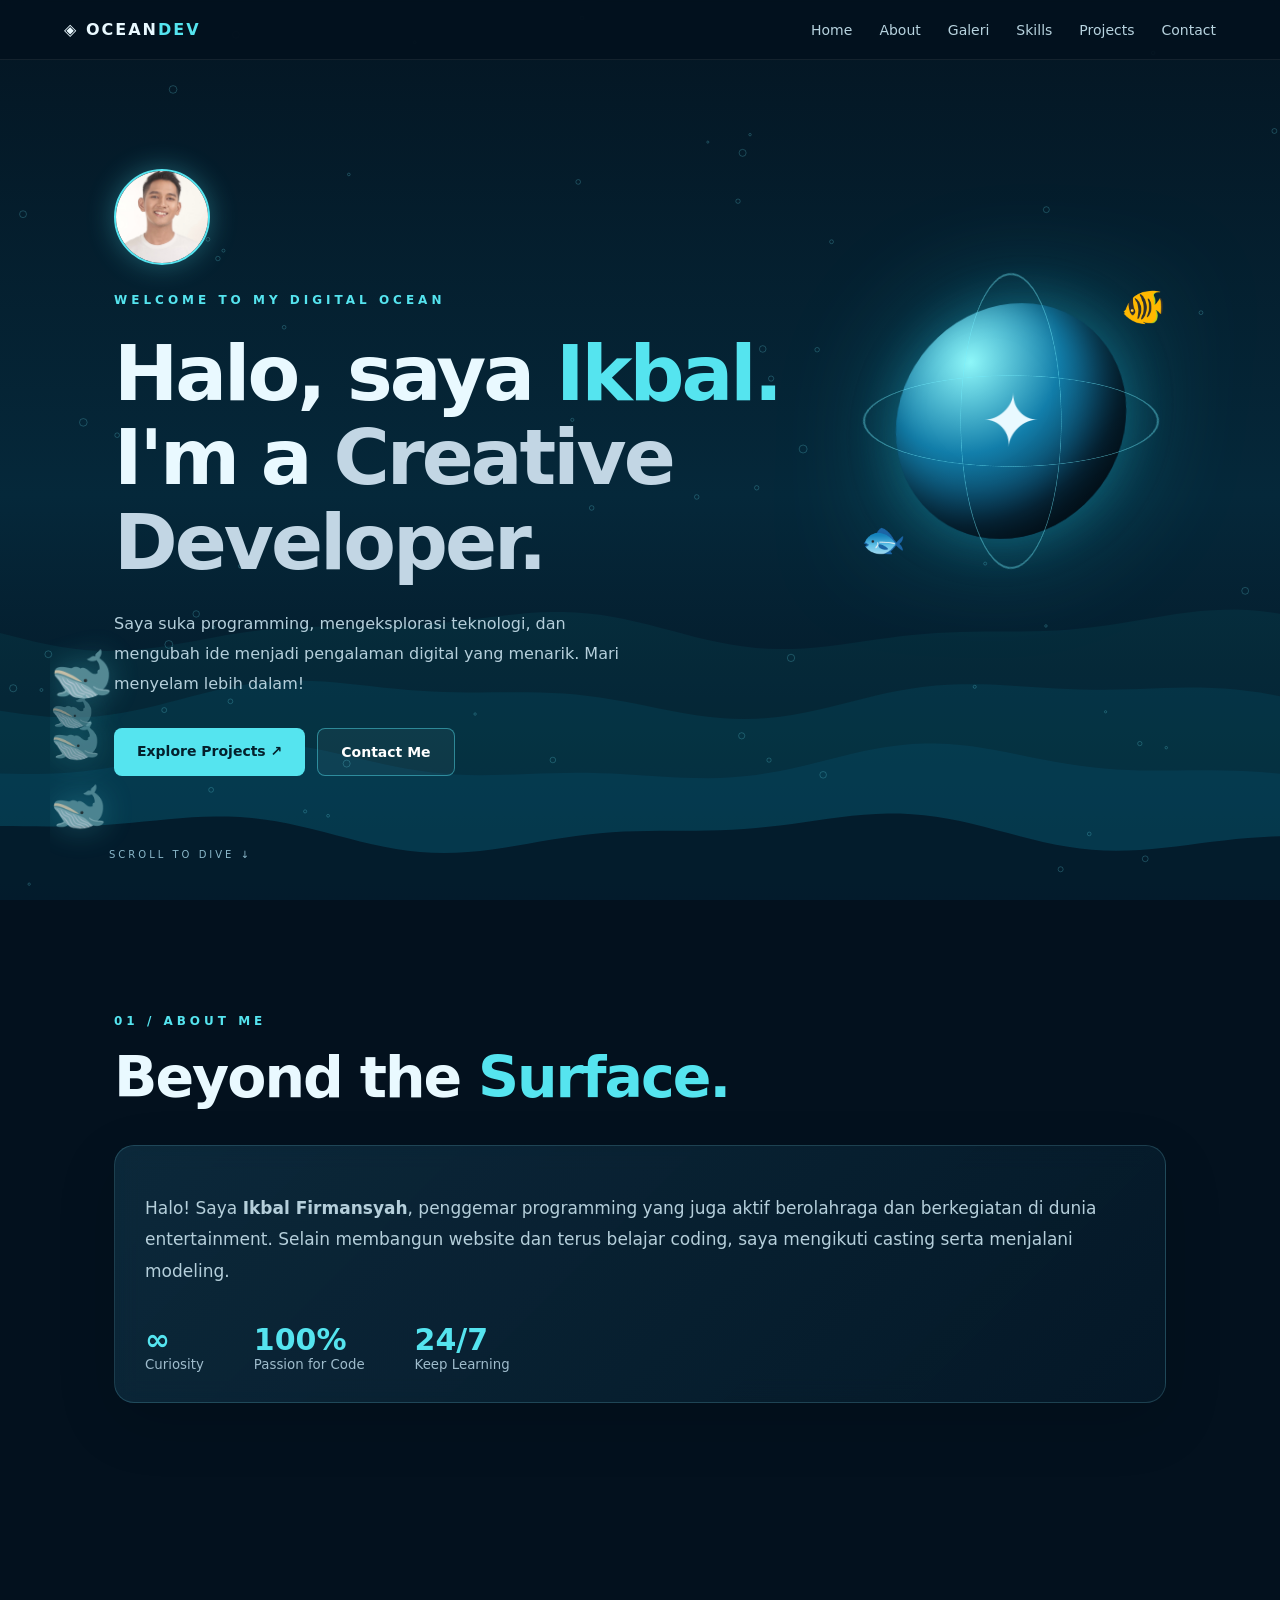
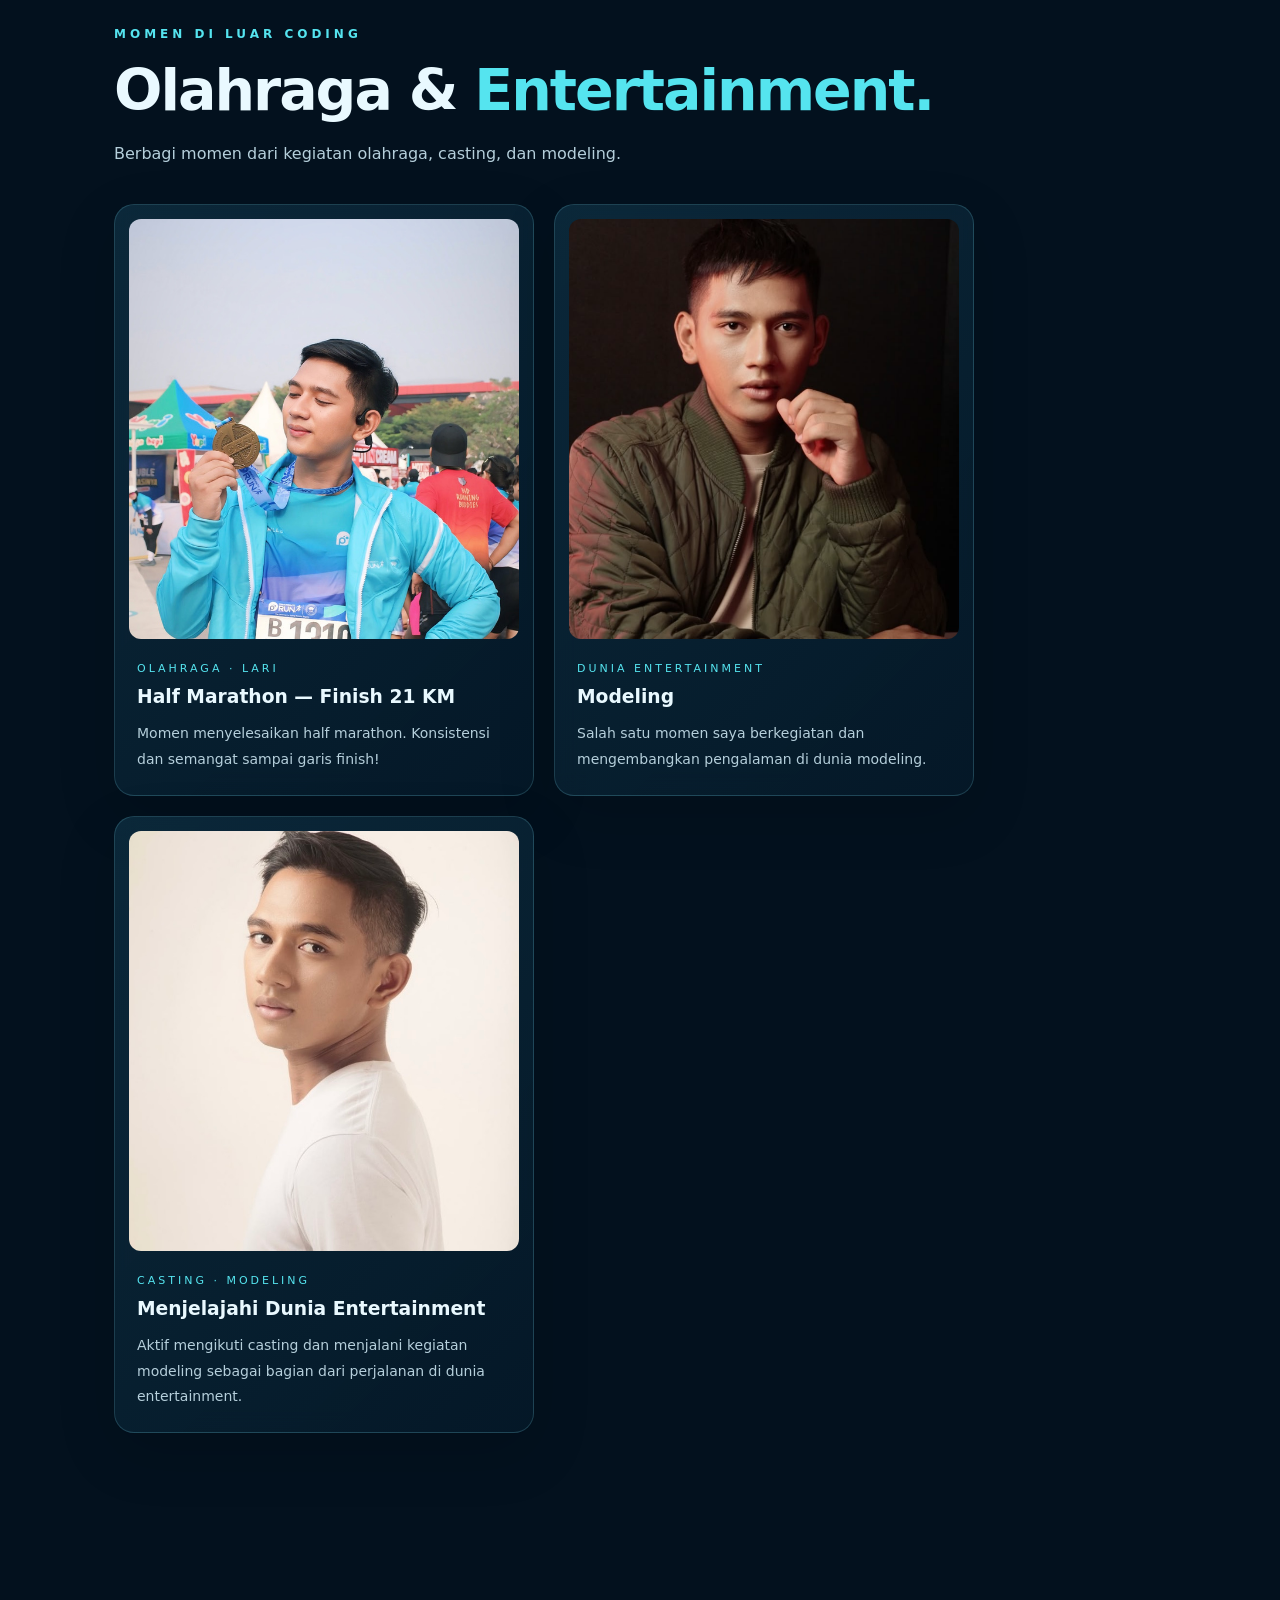
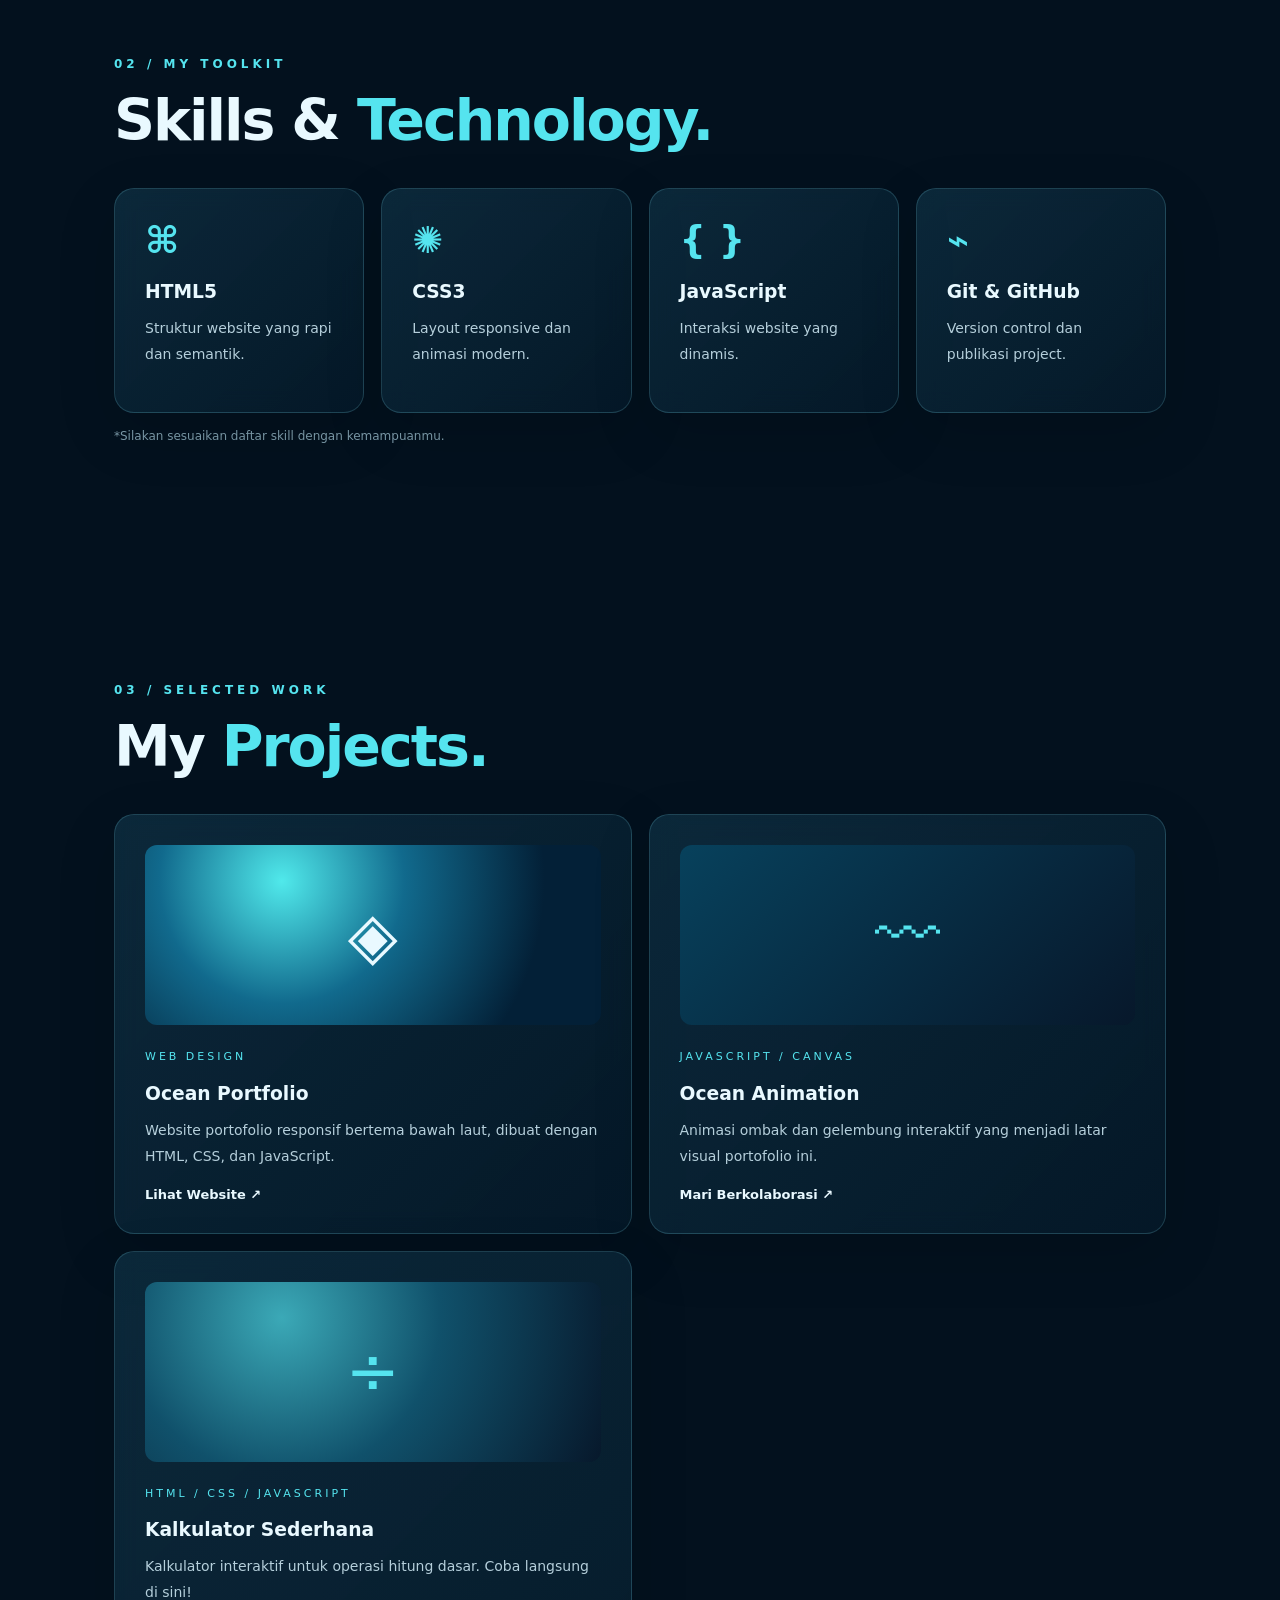
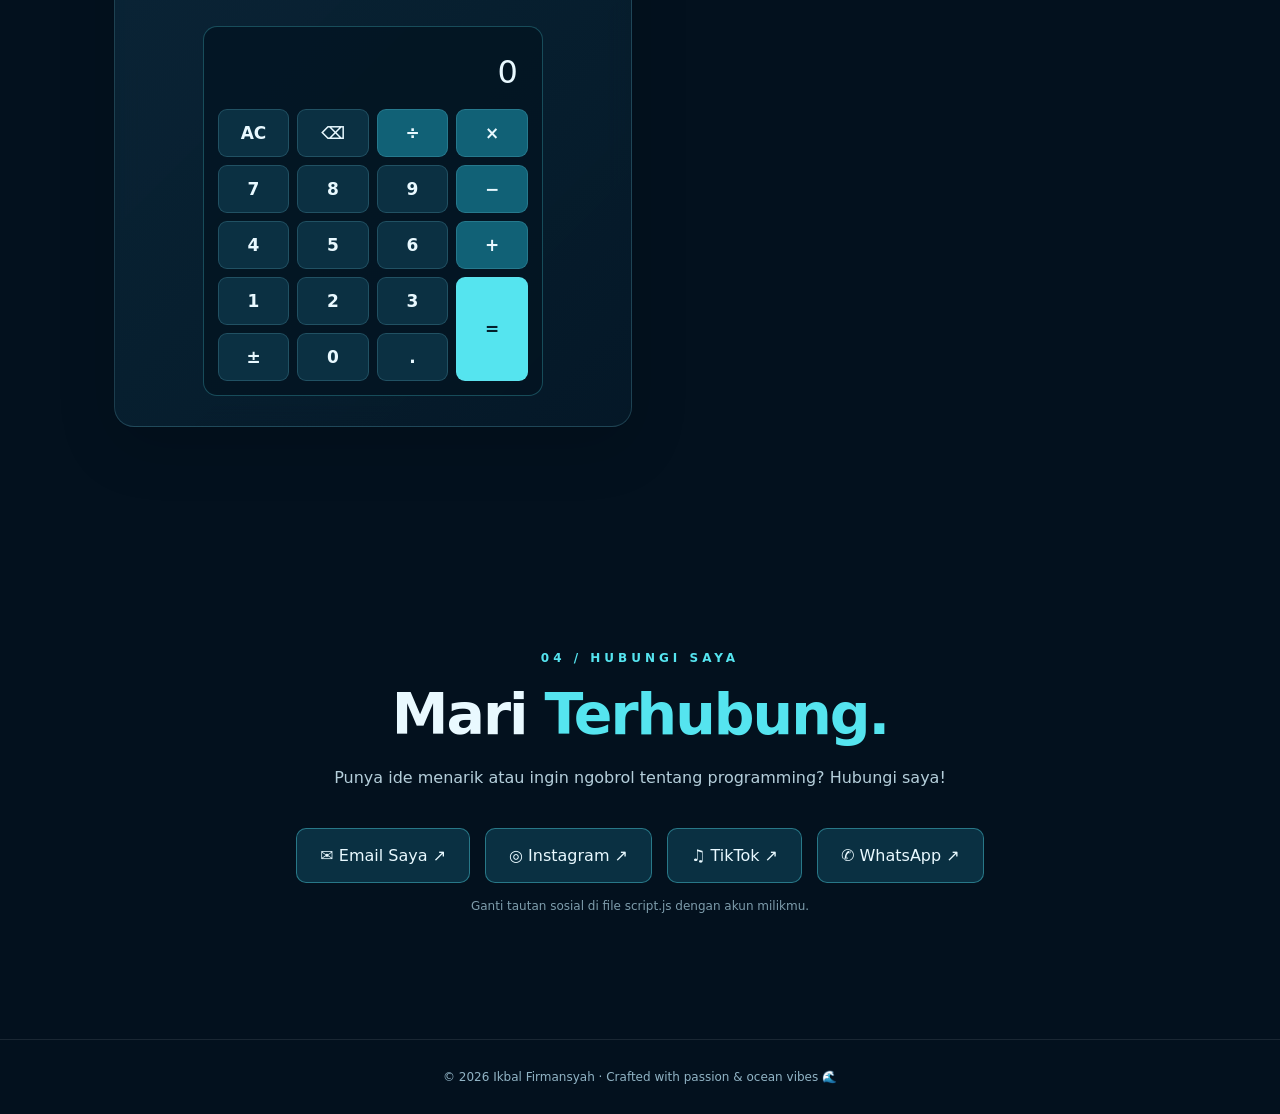
<file: index.html>
<!doctype html>
<html lang="id"><head><meta charset="utf-8"><meta name="viewport" content="width=device-width, initial-scale=1"><meta name="theme-color" content="#041827"><meta name="description" content="Portofolio Ocean Developer - pecinta programming dan kreativitas digital"><title>Ocean Developer | Portfolio</title><link rel="stylesheet" href="style.css"><link rel="stylesheet" href="ocean-animation.css"></head><body>
<canvas id="ocean" aria-hidden="true"></canvas><header class="nav"><a class="logo" href="#home">◈ OCEAN<span>DEV</span></a><button id="menu" aria-label="Buka navigasi" aria-expanded="false">☰</button><nav id="links"><a href="#home">Home</a><a href="#about">About</a><a href="#gallery">Galeri</a><a href="#skills">Skills</a><a href="#projects">Projects</a><a href="#contact">Contact</a></nav></header>
<main><section class="hero" id="home"><div class="hero-content reveal"><img class="profile-photo" src="profile.png" alt="Foto profil Ikbal Firmansyah" width="96" height="96"><span class="eyebrow">WELCOME TO MY DIGITAL OCEAN</span><h1>Halo, saya <span>Ikbal.</span><br>I'm a <em>Creative Developer.</em></h1><p>Saya suka programming, mengeksplorasi teknologi, dan mengubah ide menjadi pengalaman digital yang menarik. Mari menyelam lebih dalam!</p><div class="actions"><a class="btn" href="#projects">Explore Projects ↗</a><a class="btn outline" href="#contact">Contact Me</a></div></div><div class="whales" aria-hidden="true"><span class="whale whale-one">🐋</span><span class="whale whale-two">🐋</span><span class="whale whale-three">🐋</span><span class="whale whale-four">🐋</span></div><div class="sea-orb" aria-hidden="true"><div class="orb-core">✦</div><div class="orbit orbit-one"></div><div class="orbit orbit-two"></div><div class="fish fish-one">🐠</div><div class="fish fish-two">🐟</div></div><a class="scroll" href="#about">SCROLL TO DIVE ↓</a></section>
<section class="section" id="about"><div class="section-heading reveal"><span class="eyebrow">01 / ABOUT ME</span><h2>Beyond the <span>Surface.</span></h2></div><div class="glass reveal"><p>Halo! Saya <strong>Ikbal Firmansyah</strong>, penggemar programming yang juga aktif berolahraga dan berkegiatan di dunia entertainment. Selain membangun website dan terus belajar coding, saya mengikuti casting serta menjalani modeling.</p><div class="stats"><div><strong>∞</strong><small>Curiosity</small></div><div><strong>100%</strong><small>Passion for Code</small></div><div><strong>24/7</strong><small>Keep Learning</small></div></div></div></section>
<section class="section" id="gallery"><div class="section-heading reveal"><span class="eyebrow">MOMEN DI LUAR CODING</span><h2>Olahraga & <span>Entertainment.</span></h2><p>Berbagi momen dari kegiatan olahraga, casting, dan modeling.</p></div><div class="activity-gallery"><figure class="glass activity-card reveal"><img src="half-marathon-finish.jpg" alt="Ikbal menyelesaikan lomba lari half marathon sejauh 21 kilometer" loading="lazy"><figcaption><span>OLAHRAGA · LARI</span><h3>Half Marathon — Finish 21 KM</h3><p>Momen menyelesaikan half marathon. Konsistensi dan semangat sampai garis finish!</p></figcaption></figure><figure class="glass activity-card reveal"><img src="entertainment-modeling.png" alt="Ikbal dalam kegiatan modeling" loading="lazy"><figcaption><span>DUNIA ENTERTAINMENT</span><h3>Modeling</h3><p>Salah satu momen saya berkegiatan dan mengembangkan pengalaman di dunia modeling.</p></figcaption></figure><figure class="glass activity-card reveal"><img src="casting-modeling.jpg" alt="Ikbal dalam kegiatan casting dan modeling" loading="lazy"><figcaption><span>CASTING · MODELING</span><h3>Menjelajahi Dunia Entertainment</h3><p>Aktif mengikuti casting dan menjalani kegiatan modeling sebagai bagian dari perjalanan di dunia entertainment.</p></figcaption></figure></div></section>
<section class="section" id="skills"><div class="section-heading reveal"><span class="eyebrow">02 / MY TOOLKIT</span><h2>Skills & <span>Technology.</span></h2></div><div class="cards"><article class="glass skill reveal"><div class="symbol">⌘</div><h3>HTML5</h3><p>Struktur website yang rapi dan semantik.</p></article><article class="glass skill reveal"><div class="symbol">✺</div><h3>CSS3</h3><p>Layout responsive dan animasi modern.</p></article><article class="glass skill reveal"><div class="symbol">{ }</div><h3>JavaScript</h3><p>Interaksi website yang dinamis.</p></article><article class="glass skill reveal"><div class="symbol">⌁</div><h3>Git & GitHub</h3><p>Version control dan publikasi project.</p></article></div><p class="note">*Silakan sesuaikan daftar skill dengan kemampuanmu.</p></section>
<section class="section" id="projects"><div class="section-heading reveal"><span class="eyebrow">03 / SELECTED WORK</span><h2>My <span>Projects.</span></h2></div><div class="cards projects"><article class="glass project reveal"><div class="project-art art-one">◈</div><span>WEB DESIGN</span><h3>Ocean Portfolio</h3><p>Website portofolio responsif bertema bawah laut, dibuat dengan HTML, CSS, dan JavaScript.</p><a href="#home">Lihat Website ↗</a></article><article class="glass project reveal"><div class="project-art art-two">〰</div><span>JAVASCRIPT / CANVAS</span><h3>Ocean Animation</h3><p>Animasi ombak dan gelembung interaktif yang menjadi latar visual portofolio ini.</p><a href="#contact">Mari Berkolaborasi ↗</a></article><article class="glass project reveal"><div class="project-art art-calculator">÷</div><span>HTML / CSS / JAVASCRIPT</span><h3>Kalkulator Sederhana</h3><p>Kalkulator interaktif untuk operasi hitung dasar. Coba langsung di sini!</p><div class="calculator" id="calculator" aria-label="Kalkulator sederhana"><output class="calculator-display" id="calculator-display" aria-live="polite" aria-label="Hasil kalkulator">0</output><div class="calculator-keys"><button type="button" data-action="clear">AC</button><button type="button" data-action="delete" aria-label="Hapus angka terakhir">⌫</button><button type="button" data-action="operator" data-value="/">÷</button><button type="button" data-action="operator" data-value="*">×</button><button type="button" data-value="7">7</button><button type="button" data-value="8">8</button><button type="button" data-value="9">9</button><button type="button" data-action="operator" data-value="-">−</button><button type="button" data-value="4">4</button><button type="button" data-value="5">5</button><button type="button" data-value="6">6</button><button type="button" data-action="operator" data-value="+">+</button><button type="button" data-value="1">1</button><button type="button" data-value="2">2</button><button type="button" data-value="3">3</button><button type="button" class="calculator-equals" data-action="equals">=</button><button type="button" data-action="sign" aria-label="Ubah tanda angka">±</button><button type="button" data-value="0">0</button><button type="button" data-action="decimal">.</button></div></div></article></div></section>
<section class="section contact" id="contact"><div class="section-heading reveal"><span class="eyebrow">04 / HUBUNGI SAYA</span><h2>Mari <span>Terhubung.</span></h2><p>Punya ide menarik atau ingin ngobrol tentang programming? Hubungi saya!</p></div><div class="socials reveal"><a href="mailto:ikbalfirmansyaah12@gmail.com">✉ Email Saya ↗</a><a id="ig" href="https://instagram.com/" target="_blank" rel="noopener noreferrer">◎ Instagram ↗</a><a id="tt" href="https://www.tiktok.com/" target="_blank" rel="noopener noreferrer">♫ TikTok ↗</a><a id="wa" href="https://wa.me/" target="_blank" rel="noopener noreferrer">✆ WhatsApp ↗</a></div><p class="note">Ganti tautan sosial di file script.js dengan akun milikmu.</p></section></main><footer>© <span id="year"></span> Ikbal Firmansyah · Crafted with passion & ocean vibes 🌊</footer><script src="script.js" defer></script></body></html>
</file>
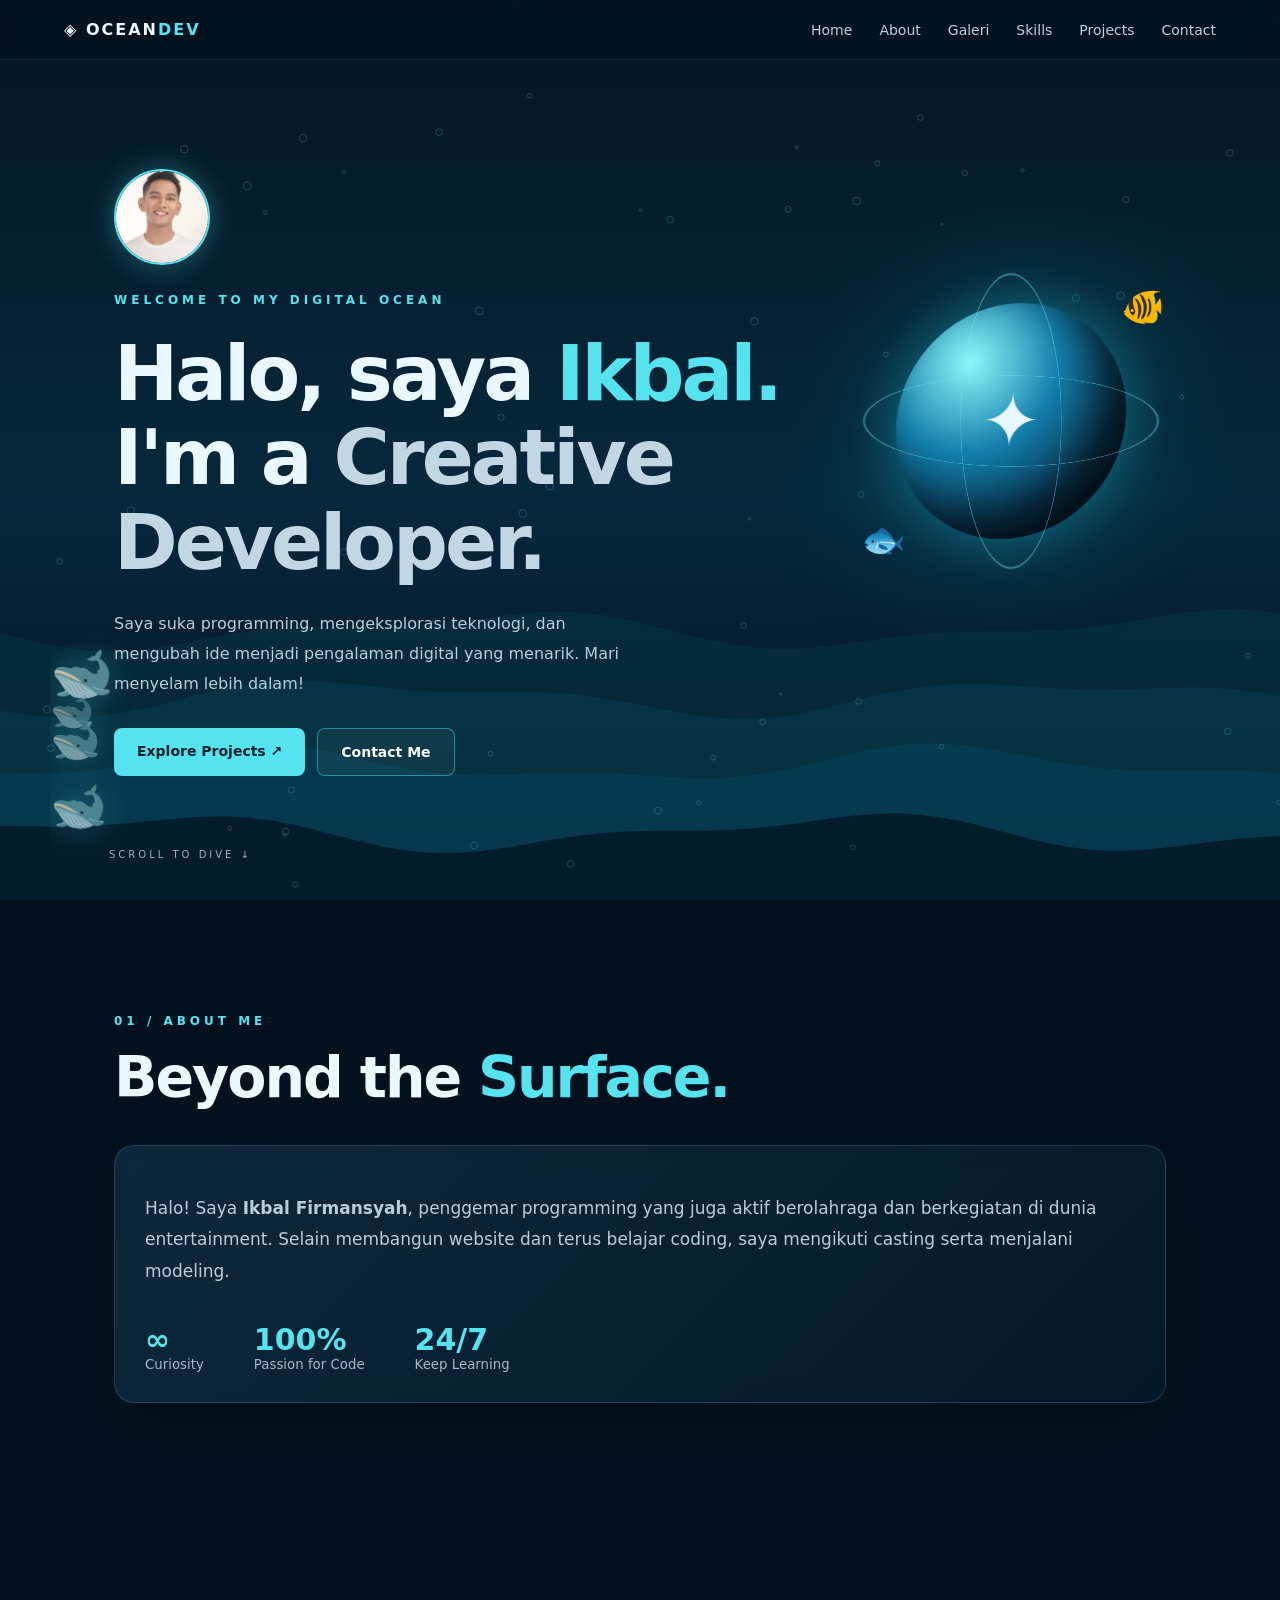
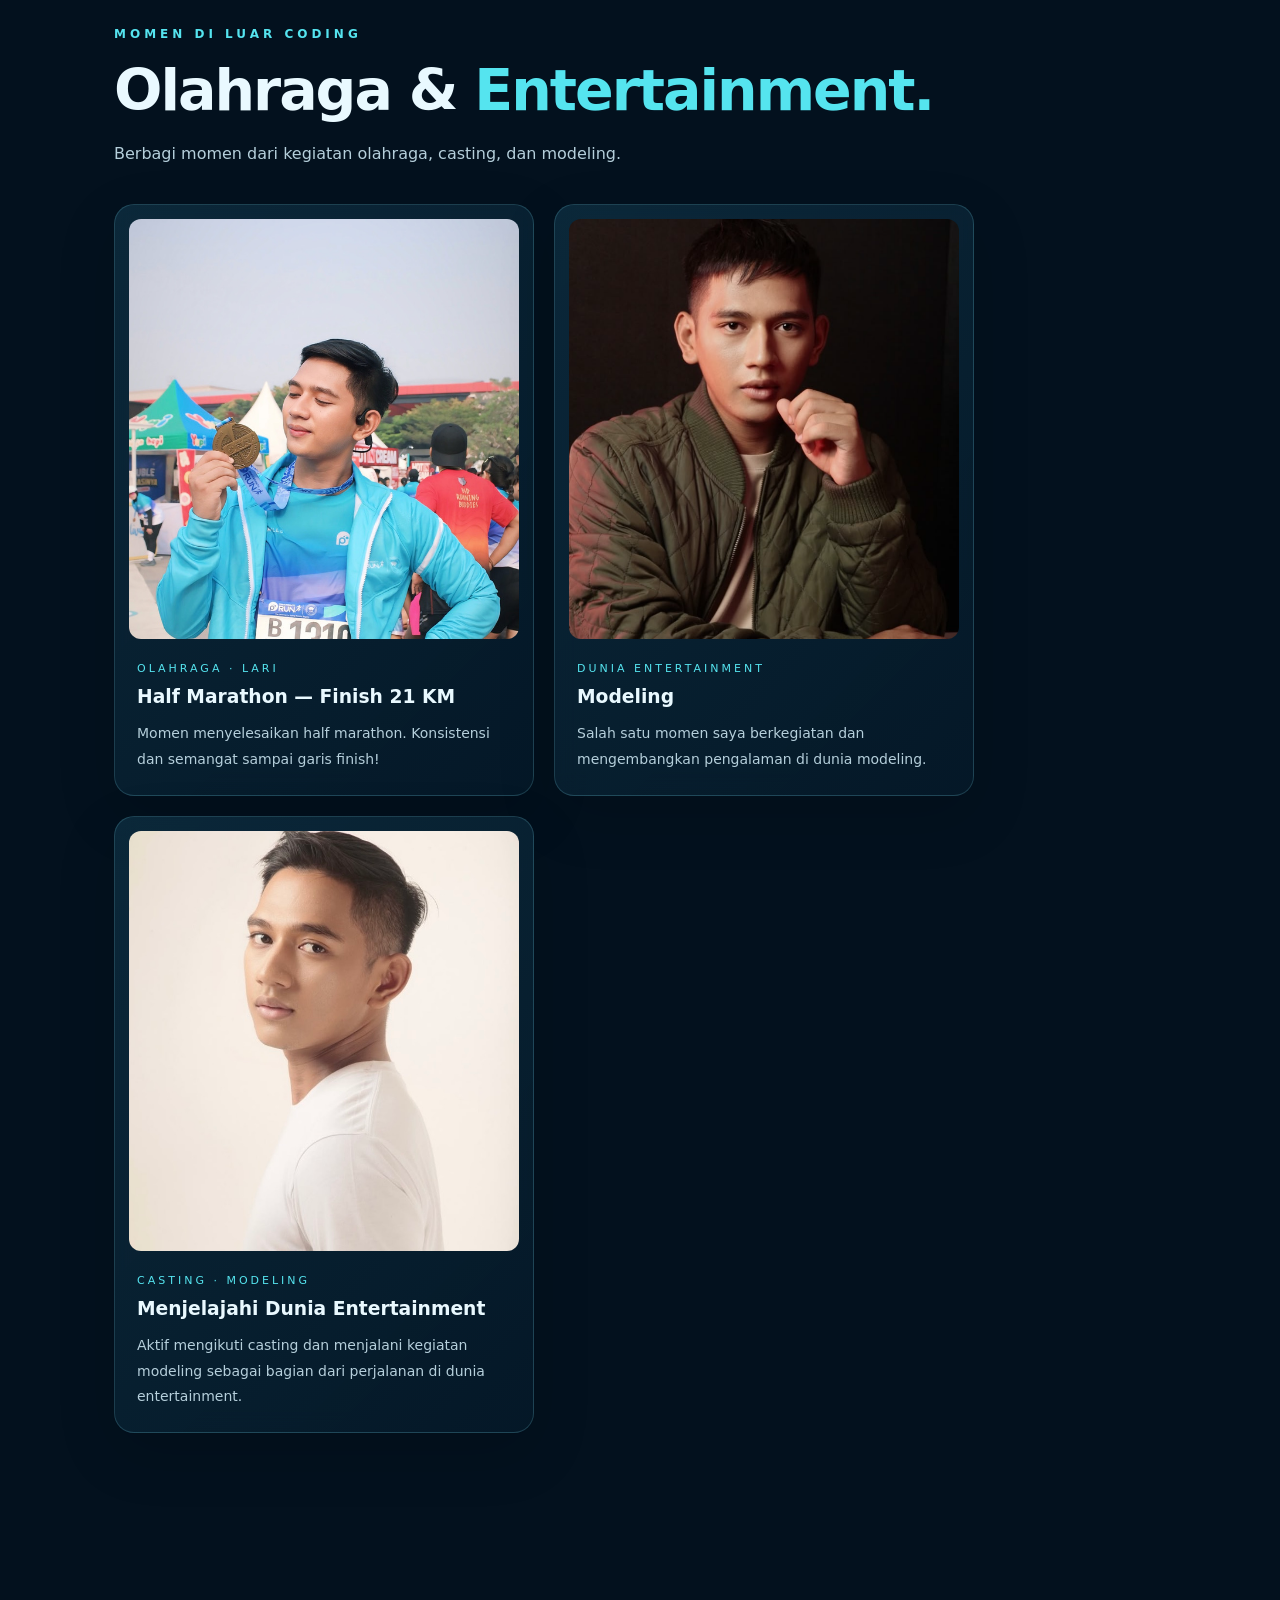
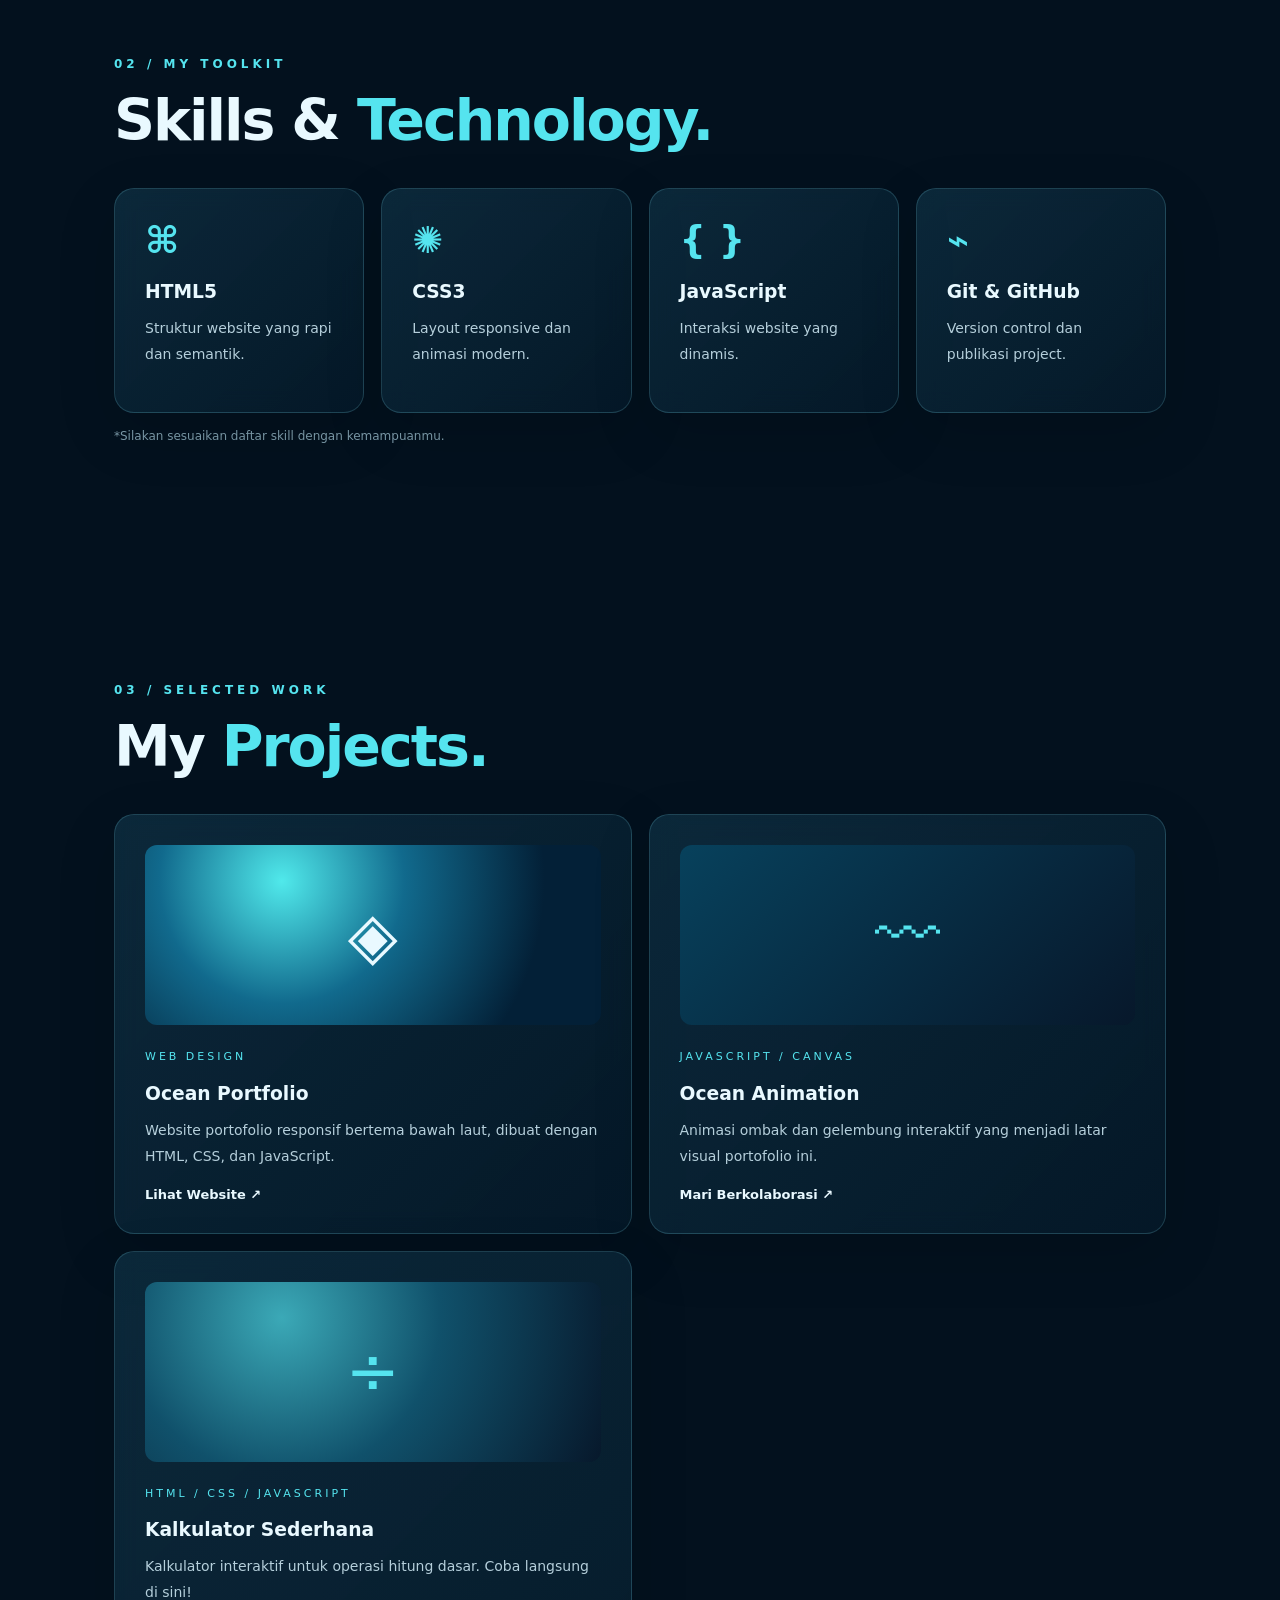
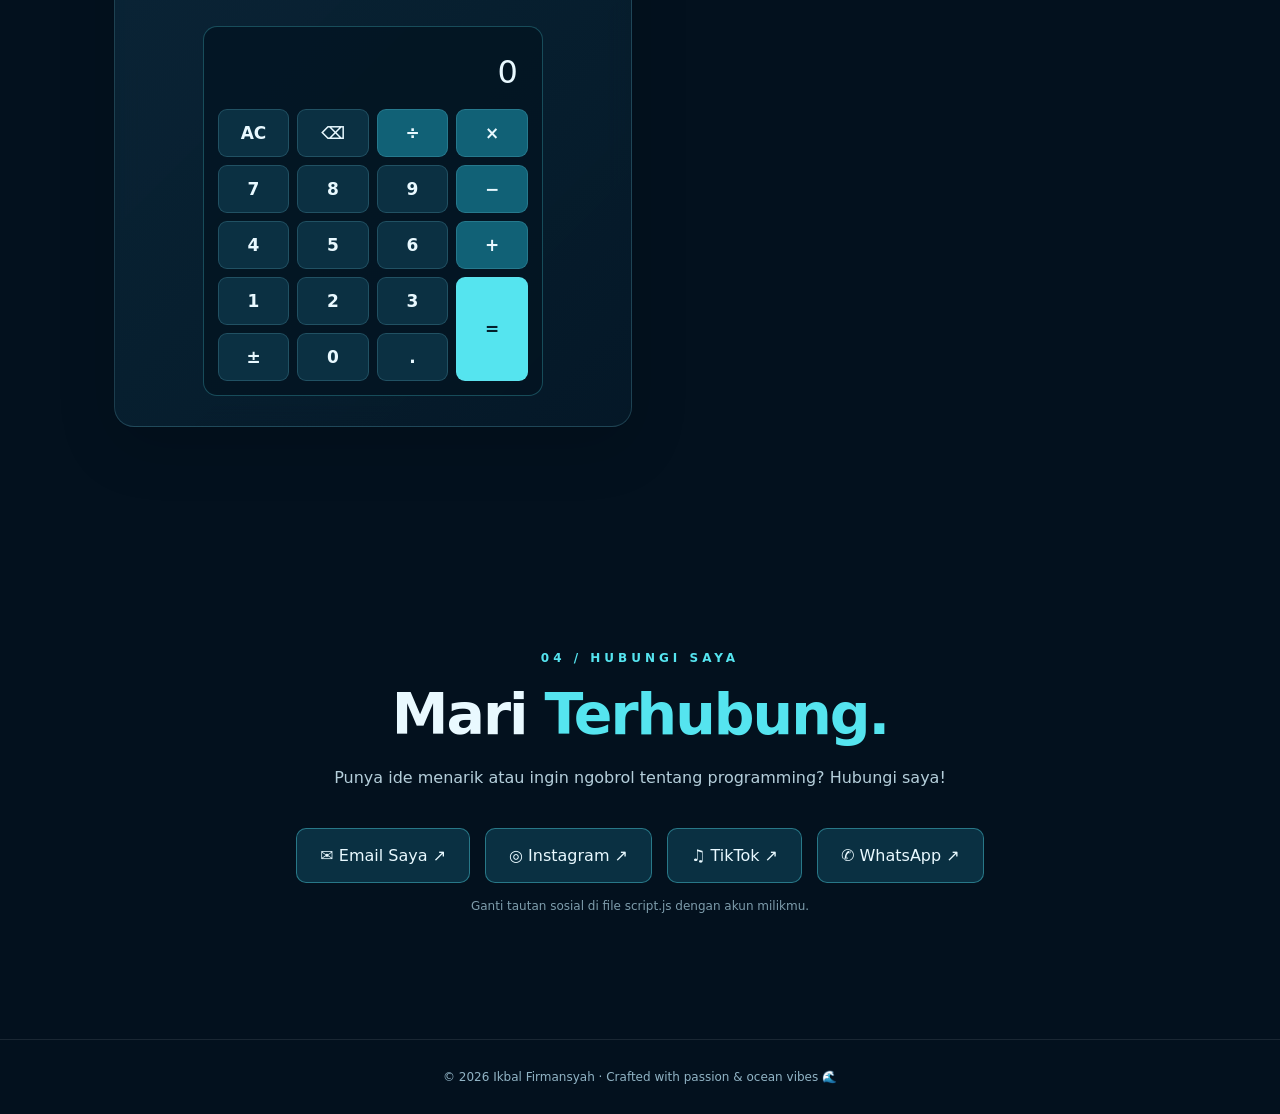
<file: ocean-portfolio/index.html>
<!doctype html>
<html lang="id"><head><meta charset="utf-8"><meta name="viewport" content="width=device-width, initial-scale=1"><meta name="theme-color" content="#041827"><meta name="description" content="Portofolio Ocean Developer - pecinta programming dan kreativitas digital"><title>Ocean Developer | Portfolio</title><link rel="stylesheet" href="style.css"><link rel="stylesheet" href="ocean-animation.css"></head><body>
<canvas id="ocean" aria-hidden="true"></canvas><header class="nav"><a class="logo" href="#home">◈ OCEAN<span>DEV</span></a><button id="menu" aria-label="Buka navigasi" aria-expanded="false">☰</button><nav id="links"><a href="#home">Home</a><a href="#about">About</a><a href="#gallery">Galeri</a><a href="#skills">Skills</a><a href="#projects">Projects</a><a href="#contact">Contact</a></nav></header>
<main><section class="hero" id="home"><div class="hero-content reveal"><img class="profile-photo" src="assets/profile.png" alt="Foto profil Ikbal Firmansyah" width="96" height="96"><span class="eyebrow">WELCOME TO MY DIGITAL OCEAN</span><h1>Halo, saya <span>Ikbal.</span><br>I'm a <em>Creative Developer.</em></h1><p>Saya suka programming, mengeksplorasi teknologi, dan mengubah ide menjadi pengalaman digital yang menarik. Mari menyelam lebih dalam!</p><div class="actions"><a class="btn" href="#projects">Explore Projects ↗</a><a class="btn outline" href="#contact">Contact Me</a></div></div><div class="whales" aria-hidden="true"><span class="whale whale-one">🐋</span><span class="whale whale-two">🐋</span><span class="whale whale-three">🐋</span><span class="whale whale-four">🐋</span></div><div class="sea-orb" aria-hidden="true"><div class="orb-core">✦</div><div class="orbit orbit-one"></div><div class="orbit orbit-two"></div><div class="fish fish-one">🐠</div><div class="fish fish-two">🐟</div></div><a class="scroll" href="#about">SCROLL TO DIVE ↓</a></section>
<section class="section" id="about"><div class="section-heading reveal"><span class="eyebrow">01 / ABOUT ME</span><h2>Beyond the <span>Surface.</span></h2></div><div class="glass reveal"><p>Halo! Saya <strong>Ikbal Firmansyah</strong>, penggemar programming yang juga aktif berolahraga dan berkegiatan di dunia entertainment. Selain membangun website dan terus belajar coding, saya mengikuti casting serta menjalani modeling.</p><div class="stats"><div><strong>∞</strong><small>Curiosity</small></div><div><strong>100%</strong><small>Passion for Code</small></div><div><strong>24/7</strong><small>Keep Learning</small></div></div></div></section>
<section class="section" id="gallery"><div class="section-heading reveal"><span class="eyebrow">MOMEN DI LUAR CODING</span><h2>Olahraga & <span>Entertainment.</span></h2><p>Berbagi momen dari kegiatan olahraga, casting, dan modeling.</p></div><div class="activity-gallery"><figure class="glass activity-card reveal"><img src="assets/half-marathon-finish.jpg" alt="Ikbal menyelesaikan lomba lari half marathon sejauh 21 kilometer" loading="lazy"><figcaption><span>OLAHRAGA · LARI</span><h3>Half Marathon — Finish 21 KM</h3><p>Momen menyelesaikan half marathon. Konsistensi dan semangat sampai garis finish!</p></figcaption></figure><figure class="glass activity-card reveal"><img src="assets/entertainment-modeling.png" alt="Ikbal dalam kegiatan modeling" loading="lazy"><figcaption><span>DUNIA ENTERTAINMENT</span><h3>Modeling</h3><p>Salah satu momen saya berkegiatan dan mengembangkan pengalaman di dunia modeling.</p></figcaption></figure><figure class="glass activity-card reveal"><img src="assets/casting-modeling.jpg" alt="Ikbal dalam kegiatan casting dan modeling" loading="lazy"><figcaption><span>CASTING · MODELING</span><h3>Menjelajahi Dunia Entertainment</h3><p>Aktif mengikuti casting dan menjalani kegiatan modeling sebagai bagian dari perjalanan di dunia entertainment.</p></figcaption></figure></div></section>
<section class="section" id="skills"><div class="section-heading reveal"><span class="eyebrow">02 / MY TOOLKIT</span><h2>Skills & <span>Technology.</span></h2></div><div class="cards"><article class="glass skill reveal"><div class="symbol">⌘</div><h3>HTML5</h3><p>Struktur website yang rapi dan semantik.</p></article><article class="glass skill reveal"><div class="symbol">✺</div><h3>CSS3</h3><p>Layout responsive dan animasi modern.</p></article><article class="glass skill reveal"><div class="symbol">{ }</div><h3>JavaScript</h3><p>Interaksi website yang dinamis.</p></article><article class="glass skill reveal"><div class="symbol">⌁</div><h3>Git & GitHub</h3><p>Version control dan publikasi project.</p></article></div><p class="note">*Silakan sesuaikan daftar skill dengan kemampuanmu.</p></section>
<section class="section" id="projects"><div class="section-heading reveal"><span class="eyebrow">03 / SELECTED WORK</span><h2>My <span>Projects.</span></h2></div><div class="cards projects"><article class="glass project reveal"><div class="project-art art-one">◈</div><span>WEB DESIGN</span><h3>Ocean Portfolio</h3><p>Website portofolio responsif bertema bawah laut, dibuat dengan HTML, CSS, dan JavaScript.</p><a href="#home">Lihat Website ↗</a></article><article class="glass project reveal"><div class="project-art art-two">〰</div><span>JAVASCRIPT / CANVAS</span><h3>Ocean Animation</h3><p>Animasi ombak dan gelembung interaktif yang menjadi latar visual portofolio ini.</p><a href="#contact">Mari Berkolaborasi ↗</a></article><article class="glass project reveal"><div class="project-art art-calculator">÷</div><span>HTML / CSS / JAVASCRIPT</span><h3>Kalkulator Sederhana</h3><p>Kalkulator interaktif untuk operasi hitung dasar. Coba langsung di sini!</p><div class="calculator" id="calculator" aria-label="Kalkulator sederhana"><output class="calculator-display" id="calculator-display" aria-live="polite" aria-label="Hasil kalkulator">0</output><div class="calculator-keys"><button type="button" data-action="clear">AC</button><button type="button" data-action="delete" aria-label="Hapus angka terakhir">⌫</button><button type="button" data-action="operator" data-value="/">÷</button><button type="button" data-action="operator" data-value="*">×</button><button type="button" data-value="7">7</button><button type="button" data-value="8">8</button><button type="button" data-value="9">9</button><button type="button" data-action="operator" data-value="-">−</button><button type="button" data-value="4">4</button><button type="button" data-value="5">5</button><button type="button" data-value="6">6</button><button type="button" data-action="operator" data-value="+">+</button><button type="button" data-value="1">1</button><button type="button" data-value="2">2</button><button type="button" data-value="3">3</button><button type="button" class="calculator-equals" data-action="equals">=</button><button type="button" data-action="sign" aria-label="Ubah tanda angka">±</button><button type="button" data-value="0">0</button><button type="button" data-action="decimal">.</button></div></div></article></div></section>
<section class="section contact" id="contact"><div class="section-heading reveal"><span class="eyebrow">04 / HUBUNGI SAYA</span><h2>Mari <span>Terhubung.</span></h2><p>Punya ide menarik atau ingin ngobrol tentang programming? Hubungi saya!</p></div><div class="socials reveal"><a href="mailto:ikbalfirmansyaah12@gmail.com">✉ Email Saya ↗</a><a id="ig" href="https://instagram.com/" target="_blank" rel="noopener noreferrer">◎ Instagram ↗</a><a id="tt" href="https://www.tiktok.com/" target="_blank" rel="noopener noreferrer">♫ TikTok ↗</a><a id="wa" href="https://wa.me/" target="_blank" rel="noopener noreferrer">✆ WhatsApp ↗</a></div><p class="note">Ganti tautan sosial di file script.js dengan akun milikmu.</p></section></main><footer>© <span id="year"></span> Ikbal Firmansyah · Crafted with passion & ocean vibes 🌊</footer><script src="script.js" defer></script></body></html>
</file>
<file: style.css>
:root{color-scheme:dark;--a:#55e4ef;--b:#051b2c;--text:#e9f9ff}*{box-sizing:border-box}html{scroll-behavior:smooth}body{margin:0;background:#03111e;color:var(--text);font-family:Inter,ui-sans-serif,system-ui,-apple-system,Segoe UI,sans-serif;overflow-x:hidden}a{color:inherit;text-decoration:none}#ocean{position:fixed;inset:0;width:100%;height:100%;z-index:-1;pointer-events:none}.nav{position:fixed;top:0;width:100%;padding:20px max(5%,calc((100vw - 1180px)/2));display:flex;justify-content:space-between;align-items:center;background:#03111ecb;backdrop-filter:blur(18px);z-index:10;border-bottom:1px solid #ffffff12}.logo{font-weight:900;letter-spacing:2px}.logo span,h1 span,h2 span{color:var(--a)}nav{display:flex;gap:27px}nav a{font-size:14px;color:#b7d3df}nav a:hover,.project a:hover{color:var(--a)}#menu{display:none;background:none;border:0;color:white;font-size:26px;cursor:pointer}.hero{min-height:100svh;max-width:1180px;margin:auto;padding:145px 5% 100px;display:flex;align-items:center;position:relative;gap:30px}.hero-content{position:relative;z-index:2;max-width:690px}.profile-photo{display:block;width:96px;height:96px;object-fit:cover;object-position:center 25%;border:2px solid #55e4ef;border-radius:50%;box-shadow:0 0 28px #55e4ef55;margin-bottom:24px}.eyebrow{font-size:12px;letter-spacing:4px;color:var(--a);font-weight:700}h1{font-size:clamp(42px,6vw,82px);line-height:1.1;letter-spacing:-3px;margin:24px 0}h1 em{font-style:normal;color:#c2d6e4}p{color:#b5cfdb;line-height:1.85}.hero p{max-width:540px}.actions{display:flex;gap:12px;flex-wrap:wrap;margin-top:30px}.btn{padding:15px 23px;background:var(--a);color:#04202c;border-radius:8px;font-weight:800;font-size:14px;transition:.3s}.btn:hover{transform:translateY(-4px);box-shadow:0 12px 35px #55e4ef55}.btn.outline{background:#ffffff0a;border:1px solid #55e4ef77;color:white}.sea-orb{position:absolute;right:5%;top:29%;width:320px;height:320px;transform-style:preserve-3d;animation:float 6s ease-in-out infinite;filter:drop-shadow(0 0 55px #1cbdd65c)}.orb-core{position:absolute;inset:38px;display:grid;place-items:center;font-size:75px;border-radius:50%;background:radial-gradient(circle at 30% 25%,#8ef7f9,#127eaa 38%,#08344e 68%,#020b18);box-shadow:inset -25px -20px 45px #0009,0 0 50px #27cce844;transform:rotateY(-20deg) rotateX(15deg)}.orbit{position:absolute;inset:12px;border:2px solid #73efff66;border-radius:50%;transform-style:preserve-3d}.orbit-one{transform:rotateX(72deg) rotateZ(25deg);animation:spin 12s linear infinite}.orbit-two{transform:rotateY(70deg) rotateZ(-25deg);animation:spin 17s linear infinite reverse}.fish{position:absolute;font-size:36px;animation:swim 7s ease-in-out infinite}.fish-one{top:25px;right:5px}.fish-two{bottom:20px;left:10px;animation-delay:-3s}.scroll{position:absolute;bottom:40px;left:5%;font-size:10px;letter-spacing:3px;color:#8bb8ca}.section{max-width:1180px;margin:auto;padding:110px 5%;scroll-margin-top:65px}.section-heading{margin-bottom:35px}.section h2{font-size:clamp(34px,5vw,57px);letter-spacing:-2px;margin:15px 0}.glass{background:linear-gradient(135deg,#11374c9e,#061b2bba);border:1px solid #80dfee30;border-radius:20px;backdrop-filter:blur(12px);box-shadow:0 20px 60px #0002;padding:30px}.glass>p{font-size:17px}.stats{display:flex;gap:50px;flex-wrap:wrap;margin-top:35px}.stats div{display:flex;flex-direction:column}.stats strong{font-size:30px;color:var(--a)}.stats small{color:#9fbccc}.cards{display:grid;grid-template-columns:repeat(4,1fr);gap:17px}.skill{transition:.3s}.skill:hover,.project:hover{transform:translateY(-7px);border-color:#55e4ef88}.symbol{font-size:37px;color:var(--a);font-weight:800}.skill h3,.project h3{margin-bottom:8px}.skill p,.project p{font-size:14px}.note{font-size:12px;color:#7e9dac}.projects{grid-template-columns:repeat(2,1fr)}.project{transition:.3s}.activity-gallery{display:grid;grid-template-columns:repeat(auto-fit,minmax(min(100%,320px),420px));gap:20px}.activity-card{margin:0;padding:14px;overflow:hidden;transition:.3s}.activity-card:hover{transform:translateY(-5px);border-color:#55e4ef88}.activity-card img{display:block;width:100%;height:420px;object-fit:cover;object-position:center 25%;border-radius:12px}.activity-card figcaption{padding:18px 8px 8px}.activity-card figcaption>span{color:var(--a);font-size:11px;letter-spacing:3px}.activity-card h3{margin:10px 0}.activity-card p{font-size:14px;margin-bottom:0}.project-art{height:180px;border-radius:12px;display:grid;place-items:center;font-size:65px;margin-bottom:20px}.art-one{background:radial-gradient(circle at 30% 20%,#50e9eb,#116a8d 35%,#032037 75%)}.art-two{background:linear-gradient(135deg,#07415c,#07182b);color:var(--a)}.art-calculator{background:radial-gradient(circle at 30% 20%,#3ba9b7,#10516b 45%,#07182b);color:var(--a)}.project>span{color:var(--a);font-size:11px;letter-spacing:3px}.project a{font-weight:700;font-size:13px}.calculator{max-width:340px;margin:20px auto 0;padding:14px;border:1px solid #55e4ef44;border-radius:14px;background:#031522cc}.calculator-display{display:block;min-height:56px;padding:12px 10px 18px;overflow:hidden;text-align:right;font-size:32px;font-variant-numeric:tabular-nums;color:#e9f9ff}.calculator-keys{display:grid;grid-template-columns:repeat(4,minmax(0,1fr));gap:8px}.calculator-keys button{min-height:48px;border:1px solid #80dfee30;border-radius:9px;background:#0b3042;color:var(--text);font:inherit;font-weight:700;font-size:17px;cursor:pointer;transition:background .2s,transform .2s}.calculator-keys button:hover{background:#14516a;transform:translateY(-2px)}.calculator-keys button:focus-visible{outline:2px solid var(--a);outline-offset:2px}.calculator-keys button[data-action="operator"],.calculator-keys .calculator-equals{background:#116176;color:#e9f9ff}.calculator-keys .calculator-equals{grid-row:span 2;background:var(--a);color:#04202c}.contact{text-align:center}.socials{display:flex;justify-content:center;gap:15px;flex-wrap:wrap}.socials a{border:1px solid #55e4ef66;background:#0a3042;padding:17px 23px;border-radius:10px;transition:.3s}.socials a:hover{background:var(--a);color:#04202c;transform:translateY(-4px)}footer{text-align:center;padding:30px 16px;border-top:1px solid #ffffff18;color:#91b4c5;font-size:12px}.reveal{opacity:0;transform:translateY(28px);transition:opacity .8s,transform .8s}.reveal.visible{opacity:1;transform:translateY(0)}@keyframes float{50%{transform:translateY(-20px) rotateY(12deg)}}@keyframes spin{to{transform:rotateX(72deg) rotateZ(385deg)}}@keyframes swim{50%{transform:translate(15px,-17px) rotate(-10deg)}}@media(max-width:850px){.hero{padding-top:140px;min-height:850px;align-items:flex-start}.hero-content{max-width:100%}.sea-orb{top:auto;bottom:60px;right:calc(50% - 125px);width:250px;height:250px;opacity:.8}.scroll{display:none}.cards{grid-template-columns:repeat(2,1fr)}}@media(max-width:600px){.nav{padding:16px 5%}#menu{display:block}nav{display:none;position:absolute;top:62px;left:0;right:0;background:#041b2b;flex-direction:column;padding:20px 5%;gap:20px}nav.open{display:flex}.hero{min-height:820px;padding-top:125px}h1{letter-spacing:-2px}.sea-orb{bottom:40px}.section{padding:75px 5%}.cards,.projects{grid-template-columns:1fr}.stats{gap:24px}.glass{padding:23px}}@media(prefers-reduced-motion:reduce){*,*:before,*:after{animation:none!important;scroll-behavior:auto!important;transition:none!important}.reveal{opacity:1;transform:none}}
</file>
<file: ocean-animation.css>
#home .whales {
  position: absolute;
  inset: 0;
  z-index: 1;
  pointer-events: none;
  overflow: hidden;
}

#home .whale {
  position: absolute;
  left: 0;
  font-size: clamp(38px, 4vw, 54px);
  line-height: 1;
  opacity: 0.78;
  filter: drop-shadow(0 0 16px #55e4ef66);
  animation: whale-swim 28s linear infinite;
}

#home .whale-one {
  top: 72%;
}

#home .whale-two {
  top: 80%;
  font-size: clamp(30px, 3.2vw, 44px);
  opacity: 0.62;
  animation-duration: 36s;
  animation-delay: -12s;
}

#home .whale-three {
  top: 87%;
  font-size: clamp(34px, 3.6vw, 48px);
  opacity: 0.7;
  animation-duration: 32s;
  animation-delay: -21s;
}

#home .whale-four {
  top: 77%;
  font-size: clamp(26px, 2.8vw, 38px);
  opacity: 0.5;
  animation-duration: 40s;
  animation-delay: -30s;
}

@keyframes whale-swim {
  from {
    transform: translateX(-120px) scaleX(-1);
  }
  to {
    transform: translateX(calc(100vw + 120px)) scaleX(-1);
  }
}

@media (prefers-reduced-motion: reduce) {
  #home .whale {
    left: auto;
    right: 6%;
    animation: none;
  }
}
</file>
<file: ocean-portfolio/style.css>
:root{color-scheme:dark;--a:#55e4ef;--b:#051b2c;--text:#e9f9ff}*{box-sizing:border-box}html{scroll-behavior:smooth}body{margin:0;background:#03111e;color:var(--text);font-family:Inter,ui-sans-serif,system-ui,-apple-system,Segoe UI,sans-serif;overflow-x:hidden}a{color:inherit;text-decoration:none}#ocean{position:fixed;inset:0;width:100%;height:100%;z-index:-1;pointer-events:none}.nav{position:fixed;top:0;width:100%;padding:20px max(5%,calc((100vw - 1180px)/2));display:flex;justify-content:space-between;align-items:center;background:#03111ecb;backdrop-filter:blur(18px);z-index:10;border-bottom:1px solid #ffffff12}.logo{font-weight:900;letter-spacing:2px}.logo span,h1 span,h2 span{color:var(--a)}nav{display:flex;gap:27px}nav a{font-size:14px;color:#b7d3df}nav a:hover,.project a:hover{color:var(--a)}#menu{display:none;background:none;border:0;color:white;font-size:26px;cursor:pointer}.hero{min-height:100svh;max-width:1180px;margin:auto;padding:145px 5% 100px;display:flex;align-items:center;position:relative;gap:30px}.hero-content{position:relative;z-index:2;max-width:690px}.profile-photo{display:block;width:96px;height:96px;object-fit:cover;object-position:center 25%;border:2px solid #55e4ef;border-radius:50%;box-shadow:0 0 28px #55e4ef55;margin-bottom:24px}.eyebrow{font-size:12px;letter-spacing:4px;color:var(--a);font-weight:700}h1{font-size:clamp(42px,6vw,82px);line-height:1.1;letter-spacing:-3px;margin:24px 0}h1 em{font-style:normal;color:#c2d6e4}p{color:#b5cfdb;line-height:1.85}.hero p{max-width:540px}.actions{display:flex;gap:12px;flex-wrap:wrap;margin-top:30px}.btn{padding:15px 23px;background:var(--a);color:#04202c;border-radius:8px;font-weight:800;font-size:14px;transition:.3s}.btn:hover{transform:translateY(-4px);box-shadow:0 12px 35px #55e4ef55}.btn.outline{background:#ffffff0a;border:1px solid #55e4ef77;color:white}.sea-orb{position:absolute;right:5%;top:29%;width:320px;height:320px;transform-style:preserve-3d;animation:float 6s ease-in-out infinite;filter:drop-shadow(0 0 55px #1cbdd65c)}.orb-core{position:absolute;inset:38px;display:grid;place-items:center;font-size:75px;border-radius:50%;background:radial-gradient(circle at 30% 25%,#8ef7f9,#127eaa 38%,#08344e 68%,#020b18);box-shadow:inset -25px -20px 45px #0009,0 0 50px #27cce844;transform:rotateY(-20deg) rotateX(15deg)}.orbit{position:absolute;inset:12px;border:2px solid #73efff66;border-radius:50%;transform-style:preserve-3d}.orbit-one{transform:rotateX(72deg) rotateZ(25deg);animation:spin 12s linear infinite}.orbit-two{transform:rotateY(70deg) rotateZ(-25deg);animation:spin 17s linear infinite reverse}.fish{position:absolute;font-size:36px;animation:swim 7s ease-in-out infinite}.fish-one{top:25px;right:5px}.fish-two{bottom:20px;left:10px;animation-delay:-3s}.scroll{position:absolute;bottom:40px;left:5%;font-size:10px;letter-spacing:3px;color:#8bb8ca}.section{max-width:1180px;margin:auto;padding:110px 5%;scroll-margin-top:65px}.section-heading{margin-bottom:35px}.section h2{font-size:clamp(34px,5vw,57px);letter-spacing:-2px;margin:15px 0}.glass{background:linear-gradient(135deg,#11374c9e,#061b2bba);border:1px solid #80dfee30;border-radius:20px;backdrop-filter:blur(12px);box-shadow:0 20px 60px #0002;padding:30px}.glass>p{font-size:17px}.stats{display:flex;gap:50px;flex-wrap:wrap;margin-top:35px}.stats div{display:flex;flex-direction:column}.stats strong{font-size:30px;color:var(--a)}.stats small{color:#9fbccc}.cards{display:grid;grid-template-columns:repeat(4,1fr);gap:17px}.skill{transition:.3s}.skill:hover,.project:hover{transform:translateY(-7px);border-color:#55e4ef88}.symbol{font-size:37px;color:var(--a);font-weight:800}.skill h3,.project h3{margin-bottom:8px}.skill p,.project p{font-size:14px}.note{font-size:12px;color:#7e9dac}.projects{grid-template-columns:repeat(2,1fr)}.project{transition:.3s}.activity-gallery{display:grid;grid-template-columns:repeat(auto-fit,minmax(min(100%,320px),420px));gap:20px}.activity-card{margin:0;padding:14px;overflow:hidden;transition:.3s}.activity-card:hover{transform:translateY(-5px);border-color:#55e4ef88}.activity-card img{display:block;width:100%;height:420px;object-fit:cover;object-position:center 25%;border-radius:12px}.activity-card figcaption{padding:18px 8px 8px}.activity-card figcaption>span{color:var(--a);font-size:11px;letter-spacing:3px}.activity-card h3{margin:10px 0}.activity-card p{font-size:14px;margin-bottom:0}.project-art{height:180px;border-radius:12px;display:grid;place-items:center;font-size:65px;margin-bottom:20px}.art-one{background:radial-gradient(circle at 30% 20%,#50e9eb,#116a8d 35%,#032037 75%)}.art-two{background:linear-gradient(135deg,#07415c,#07182b);color:var(--a)}.art-calculator{background:radial-gradient(circle at 30% 20%,#3ba9b7,#10516b 45%,#07182b);color:var(--a)}.project>span{color:var(--a);font-size:11px;letter-spacing:3px}.project a{font-weight:700;font-size:13px}.calculator{max-width:340px;margin:20px auto 0;padding:14px;border:1px solid #55e4ef44;border-radius:14px;background:#031522cc}.calculator-display{display:block;min-height:56px;padding:12px 10px 18px;overflow:hidden;text-align:right;font-size:32px;font-variant-numeric:tabular-nums;color:#e9f9ff}.calculator-keys{display:grid;grid-template-columns:repeat(4,minmax(0,1fr));gap:8px}.calculator-keys button{min-height:48px;border:1px solid #80dfee30;border-radius:9px;background:#0b3042;color:var(--text);font:inherit;font-weight:700;font-size:17px;cursor:pointer;transition:background .2s,transform .2s}.calculator-keys button:hover{background:#14516a;transform:translateY(-2px)}.calculator-keys button:focus-visible{outline:2px solid var(--a);outline-offset:2px}.calculator-keys button[data-action="operator"],.calculator-keys .calculator-equals{background:#116176;color:#e9f9ff}.calculator-keys .calculator-equals{grid-row:span 2;background:var(--a);color:#04202c}.contact{text-align:center}.socials{display:flex;justify-content:center;gap:15px;flex-wrap:wrap}.socials a{border:1px solid #55e4ef66;background:#0a3042;padding:17px 23px;border-radius:10px;transition:.3s}.socials a:hover{background:var(--a);color:#04202c;transform:translateY(-4px)}footer{text-align:center;padding:30px 16px;border-top:1px solid #ffffff18;color:#91b4c5;font-size:12px}.reveal{opacity:0;transform:translateY(28px);transition:opacity .8s,transform .8s}.reveal.visible{opacity:1;transform:translateY(0)}@keyframes float{50%{transform:translateY(-20px) rotateY(12deg)}}@keyframes spin{to{transform:rotateX(72deg) rotateZ(385deg)}}@keyframes swim{50%{transform:translate(15px,-17px) rotate(-10deg)}}@media(max-width:850px){.hero{padding-top:140px;min-height:850px;align-items:flex-start}.hero-content{max-width:100%}.sea-orb{top:auto;bottom:60px;right:calc(50% - 125px);width:250px;height:250px;opacity:.8}.scroll{display:none}.cards{grid-template-columns:repeat(2,1fr)}}@media(max-width:600px){.nav{padding:16px 5%}#menu{display:block}nav{display:none;position:absolute;top:62px;left:0;right:0;background:#041b2b;flex-direction:column;padding:20px 5%;gap:20px}nav.open{display:flex}.hero{min-height:820px;padding-top:125px}h1{letter-spacing:-2px}.sea-orb{bottom:40px}.section{padding:75px 5%}.cards,.projects{grid-template-columns:1fr}.stats{gap:24px}.glass{padding:23px}}@media(prefers-reduced-motion:reduce){*,*:before,*:after{animation:none!important;scroll-behavior:auto!important;transition:none!important}.reveal{opacity:1;transform:none}}
</file>
<file: ocean-portfolio/ocean-animation.css>
#home .whales {
  position: absolute;
  inset: 0;
  z-index: 1;
  pointer-events: none;
  overflow: hidden;
}

#home .whale {
  position: absolute;
  left: 0;
  font-size: clamp(38px, 4vw, 54px);
  line-height: 1;
  opacity: 0.78;
  filter: drop-shadow(0 0 16px #55e4ef66);
  animation: whale-swim 28s linear infinite;
}

#home .whale-one {
  top: 72%;
}

#home .whale-two {
  top: 80%;
  font-size: clamp(30px, 3.2vw, 44px);
  opacity: 0.62;
  animation-duration: 36s;
  animation-delay: -12s;
}

#home .whale-three {
  top: 87%;
  font-size: clamp(34px, 3.6vw, 48px);
  opacity: 0.7;
  animation-duration: 32s;
  animation-delay: -21s;
}

#home .whale-four {
  top: 77%;
  font-size: clamp(26px, 2.8vw, 38px);
  opacity: 0.5;
  animation-duration: 40s;
  animation-delay: -30s;
}

@keyframes whale-swim {
  from {
    transform: translateX(-120px) scaleX(-1);
  }
  to {
    transform: translateX(calc(100vw + 120px)) scaleX(-1);
  }
}

@media (prefers-reduced-motion: reduce) {
  #home .whale {
    left: auto;
    right: 6%;
    animation: none;
  }
}
</file>
